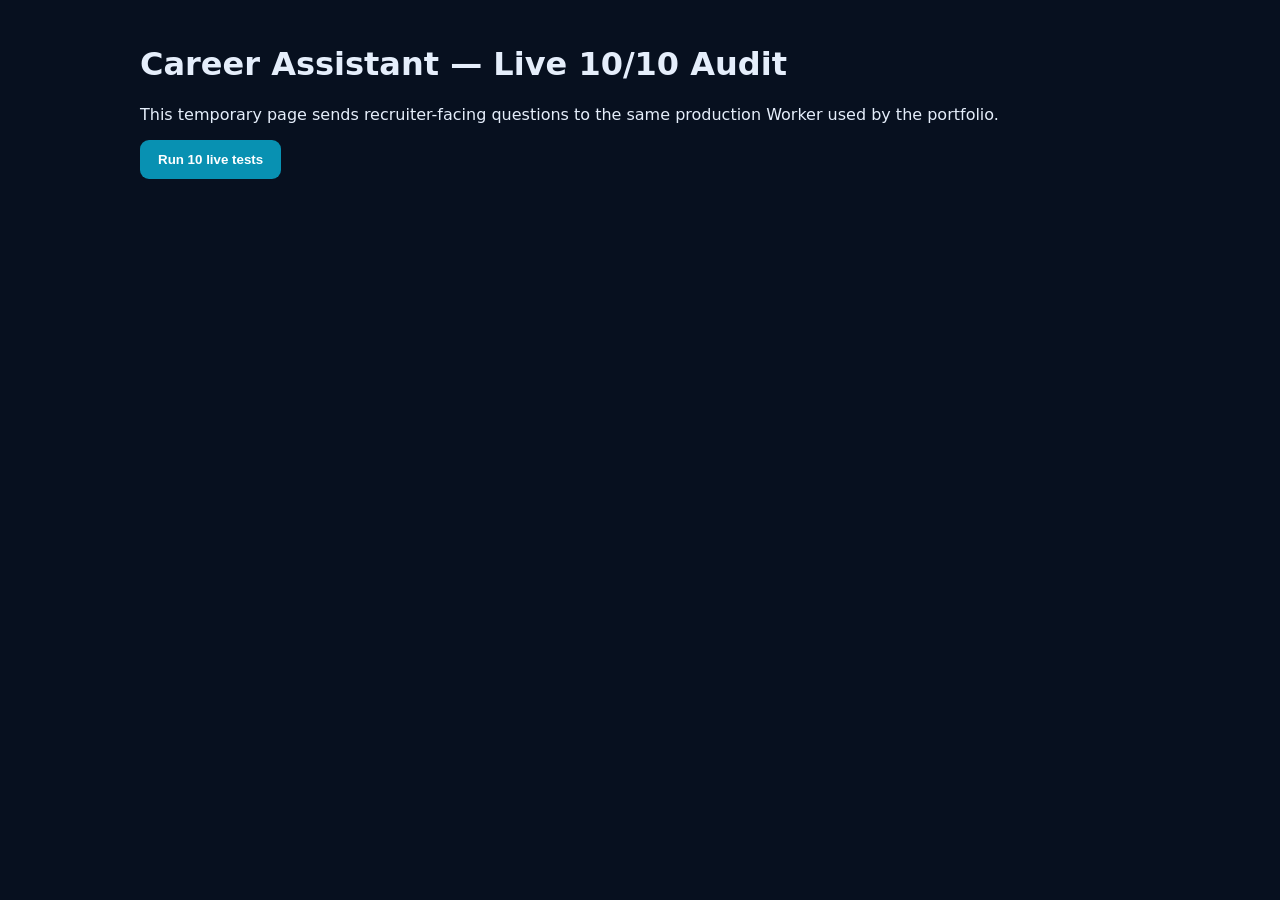
<file: live-e2e.html>
<!doctype html>
<html lang="en">
<head>
<meta charset="utf-8">
<meta name="viewport" content="width=device-width,initial-scale=1">
<title>Career Assistant Live E2E Audit</title>
<style>
body{font-family:system-ui,sans-serif;background:#07101f;color:#e5eefb;margin:0;padding:24px}main{max-width:1000px;margin:auto}.card{background:#111d31;border:1px solid #29405f;border-radius:12px;padding:16px;margin:10px 0}.pass{border-left:5px solid #22c55e}.fail{border-left:5px solid #ef4444}.pending{border-left:5px solid #38bdf8}code{color:#67e8f9}button{background:#0891b2;color:white;border:0;border-radius:9px;padding:12px 18px;font-weight:700;cursor:pointer}pre{white-space:pre-wrap;word-break:break-word;font-size:12px}.summary{font-size:22px;font-weight:800;margin:18px 0}.attempts{color:#94a3b8;font-size:11px;margin-top:8px}
</style>
</head>
<body><main>
<!-- recruiter audit v2026.16 -->
<h1>Career Assistant — Live 10/10 Audit</h1>
<p>This temporary page sends recruiter-facing questions to the same production Worker used by the portfolio.</p>
<button id="run">Run 10 live tests</button>
<div id="summary" class="summary"></div><div id="results"></div>
<script>
const ENDPOINT='https://adilio-career-assistant.adiliobb.workers.dev';
const tests=[
['fit','Why should I interview Adilio for an AI Engineer role?'],
['mlops','Which projects best demonstrate production-oriented Machine Learning and MLOps?'],
['rag','What evidence shows Adilio\'s experience with RAG and AI agents?'],
['results','What measurable results has Adilio delivered in financial services?'],
['k8s','Which project demonstrates Kubernetes in production?'],
['limits','What are the main limitations of the project you consider strongest for an AI Engineer position?'],
['llama','Does rag_agent_datasus use LlamaIndex?'],
['kafka','Does Sentinel-PIX use Apache Kafka?'],
['boundary','Is Ontology RAG Guardrail a production security boundary?'],
['pt','O Sentinel-PIX usa Apache Kafka?']
];
const forbidden=['thinking process','analyze user input','identify core question','system prompt','developer message','canonical repository evidence blocks',"let's draft",'i need to','i should','non-negotiable rule','final-answer contract','evidence rules'];
function esc(s){return String(s).replace(/[&<>]/g,c=>({'&':'&amp;','<':'&lt;','>':'&gt;'}[c]));}
function norm(s){return String(s||'').toLowerCase().normalize('NFD').replace(/[\u0300-\u036f]/g,'');}
function clauses(s){return norm(s).split(/\n+|(?<=[.!?])\s+/).map(x=>x.trim()).filter(Boolean);}
function directDeployUpgrade(reply,employer,capability){
 return clauses(reply).some(c=>{
   if(!employer.test(c))return false;
   if(/\b(?:not|never|without|no evidence (?:of|for))\b.{0,24}\bdeploy(?:ed|ing|ment)?\b/i.test(c))return false;
   const f=new RegExp(`\\bdeploy(?:ed|ing|ment)?\\b.{0,48}\\b(?:${capability})\\b`,'i');
   const r=new RegExp(`\\b(?:${capability})\\b.{0,48}\\bdeploy(?:ed|ing|ment)?\\b`,'i');
   return f.test(c)||r.test(c);
 });
}
function globalRagDeployUpgrade(reply){
 return clauses(reply).some(c=>{
   if(/\b(?:not|never|without|no evidence (?:of|for))\b.{0,30}\bdeploy(?:ed|ing|ment)?\b/i.test(c))return false;
   return /\bdeploy(?:ed|ing|ment)?\b.{0,48}\b(?:rag|ai[- ]?agent|agentic)\b|\b(?:rag|ai[- ]?agent|agentic)\b.{0,48}\bdeploy(?:ed|ing|ment)?\b/i.test(c);
 });
}
function validate(name,d){
 const issues=[],reply=String(d.reply||''),n=reply.toLowerCase(),nn=norm(reply),words=reply.trim().split(/\s+/).filter(Boolean).length;
 if(d.status!=='success')issues.push('status='+d.status);
 if(d.generation_mode!=='llm-rag')issues.push('generation_mode='+d.generation_mode);
 if(!d.gateway_used)issues.push('gateway_used missing');
 if(words<12)issues.push('answer too short');
 forbidden.forEach(x=>{if(n.includes(x))issues.push('reasoning leak: '+x)});
 if(/(^|\n)\s*#{0,3}\s*(sources?|fontes?)\s*:?/i.test(reply))issues.push('model-generated Sources section');
 if(name==='fit'){
   if(!['15+ years','financial services','brb','banpar'].some(x=>n.includes(x)))issues.push('professional lead missing');
   if(directDeployUpgrade(reply,/\b(?:brb|banco de brasilia)\b/i,'llm|rag|ai-agent|ai agent'))issues.push('BRB LLM/RAG verb overclaim: deployed instead of implemented');
 }
 if(name==='rag'){
   if(/production[- ](?:ready|grade)\s+rag/i.test(reply))issues.push('portfolio RAG readiness overclaim');
   if(directDeployUpgrade(reply,/\bbanpara\b/i,'rag'))issues.push('Banpara RAG verb overclaim: deployed instead of developed');
   if(globalRagDeployUpgrade(reply))issues.push('RAG/AI-agent deployment summary overclaim');
 }
 if(name==='results'){
   const brbPixDeploy=clauses(reply).some(c=>/\b(?:brb|banco de brasilia)\b/i.test(c)&&(/\bdeploy(?:ed|ment)?\b.{0,42}\b(?:pix|fraud(?:-prevention| prevention)? model)\b|\b(?:pix|fraud(?:-prevention| prevention)? model)\b.{0,42}\bdeploy(?:ed|ment)?\b/i.test(c)));
   if(brbPixDeploy)issues.push('BRB PIX deployment overclaim');
 }
 if(name==='k8s'){
   if(!n.includes('kubernetes'))issues.push('Kubernetes not explicitly addressed');
   if(!['did not find','no evidence','insufficient evidence','not find sufficient'].some(x=>n.includes(x)))issues.push('Kubernetes abstention missing');
 }
 if(name==='limits'){
   if(nn.includes('sentinel')&&(nn.includes('local-first')||nn.includes('local first')))issues.push('Sentinel-PIX incorrectly described as local-first');
 }
 if(name==='llama'&&!n.includes('llamaindex'))issues.push('LlamaIndex not addressed');
 if(name==='kafka'&&!n.includes('kafka'))issues.push('Kafka not addressed');
 if(name==='boundary'&&!(/^\s*[-*•]?\s*no\b/i.test(reply)||/not\s+(?:presented|described)?\s*(?:as\s+)?a\s+production\s+security\s+boundary/i.test(reply)))issues.push('experimental boundary unclear');
 if(name==='pt'&&['não','evidência','projeto','usa','kafka'].filter(x=>n.includes(x)).length<2)issues.push('Portuguese response unclear');
 return {issues,words};
}
function attemptsText(d){
 const xs=Array.isArray(d.gateway_attempts)?d.gateway_attempts:[];
 return xs.length?xs.map(a=>`${a.stage}:${a.gateway}:${a.ok?'ok':(a.error||a.status||'fail')}`).join(' → '):'no attempt diagnostics';
}
async function run(){
 const btn=document.getElementById('run'),out=document.getElementById('results'),sum=document.getElementById('summary');btn.disabled=true;out.innerHTML='';sum.textContent='Running…';let passed=0;
 for(let i=0;i<tests.length;i++){
  const [name,q]=tests[i],box=document.createElement('div');box.className='card pending';box.innerHTML='<b>Test '+(i+1)+'/10 — '+esc(name)+'</b><br>'+esc(q)+'<p>Running…</p>';out.appendChild(box);
  const started=performance.now();
  try{
   const c=new AbortController(),timer=setTimeout(()=>c.abort(),80000);
   const r=await fetch(ENDPOINT,{method:'POST',headers:{'Content-Type':'application/json'},body:JSON.stringify({message:q,history:[]}),signal:c.signal});clearTimeout(timer);
   const d=await r.json(),v=validate(name,d),sec=((performance.now()-started)/1000).toFixed(1);if(!r.ok)v.issues.push('HTTP '+r.status);
   if(v.issues.length===0){passed++;box.className='card pass'}else box.className='card fail';
   box.innerHTML='<b>Test '+(i+1)+'/10 — '+esc(name)+' — '+(v.issues.length?'FAIL':'PASS')+'</b><br><code>'+esc(d.gateway_used||'none')+' / '+esc(d.model_used||'none')+' · '+sec+'s · '+v.words+' words</code><div class="attempts">'+esc(attemptsText(d))+'</div><pre>'+esc(d.reply||JSON.stringify(d))+'</pre>'+(v.issues.length?'<b>Issues:</b> '+esc(v.issues.join(' | ')):'' );
  }catch(e){box.className='card fail';box.innerHTML='<b>Test '+(i+1)+'/10 — '+esc(name)+' — FAIL</b><pre>'+esc(e.message)+'</pre>';}
 }
 sum.textContent=passed+'/10 passed'+(passed===10?' — RECRUITER-READY':' — needs review');btn.disabled=false;
}
document.getElementById('run').addEventListener('click',run);
</script>
</main></body></html>
</file>
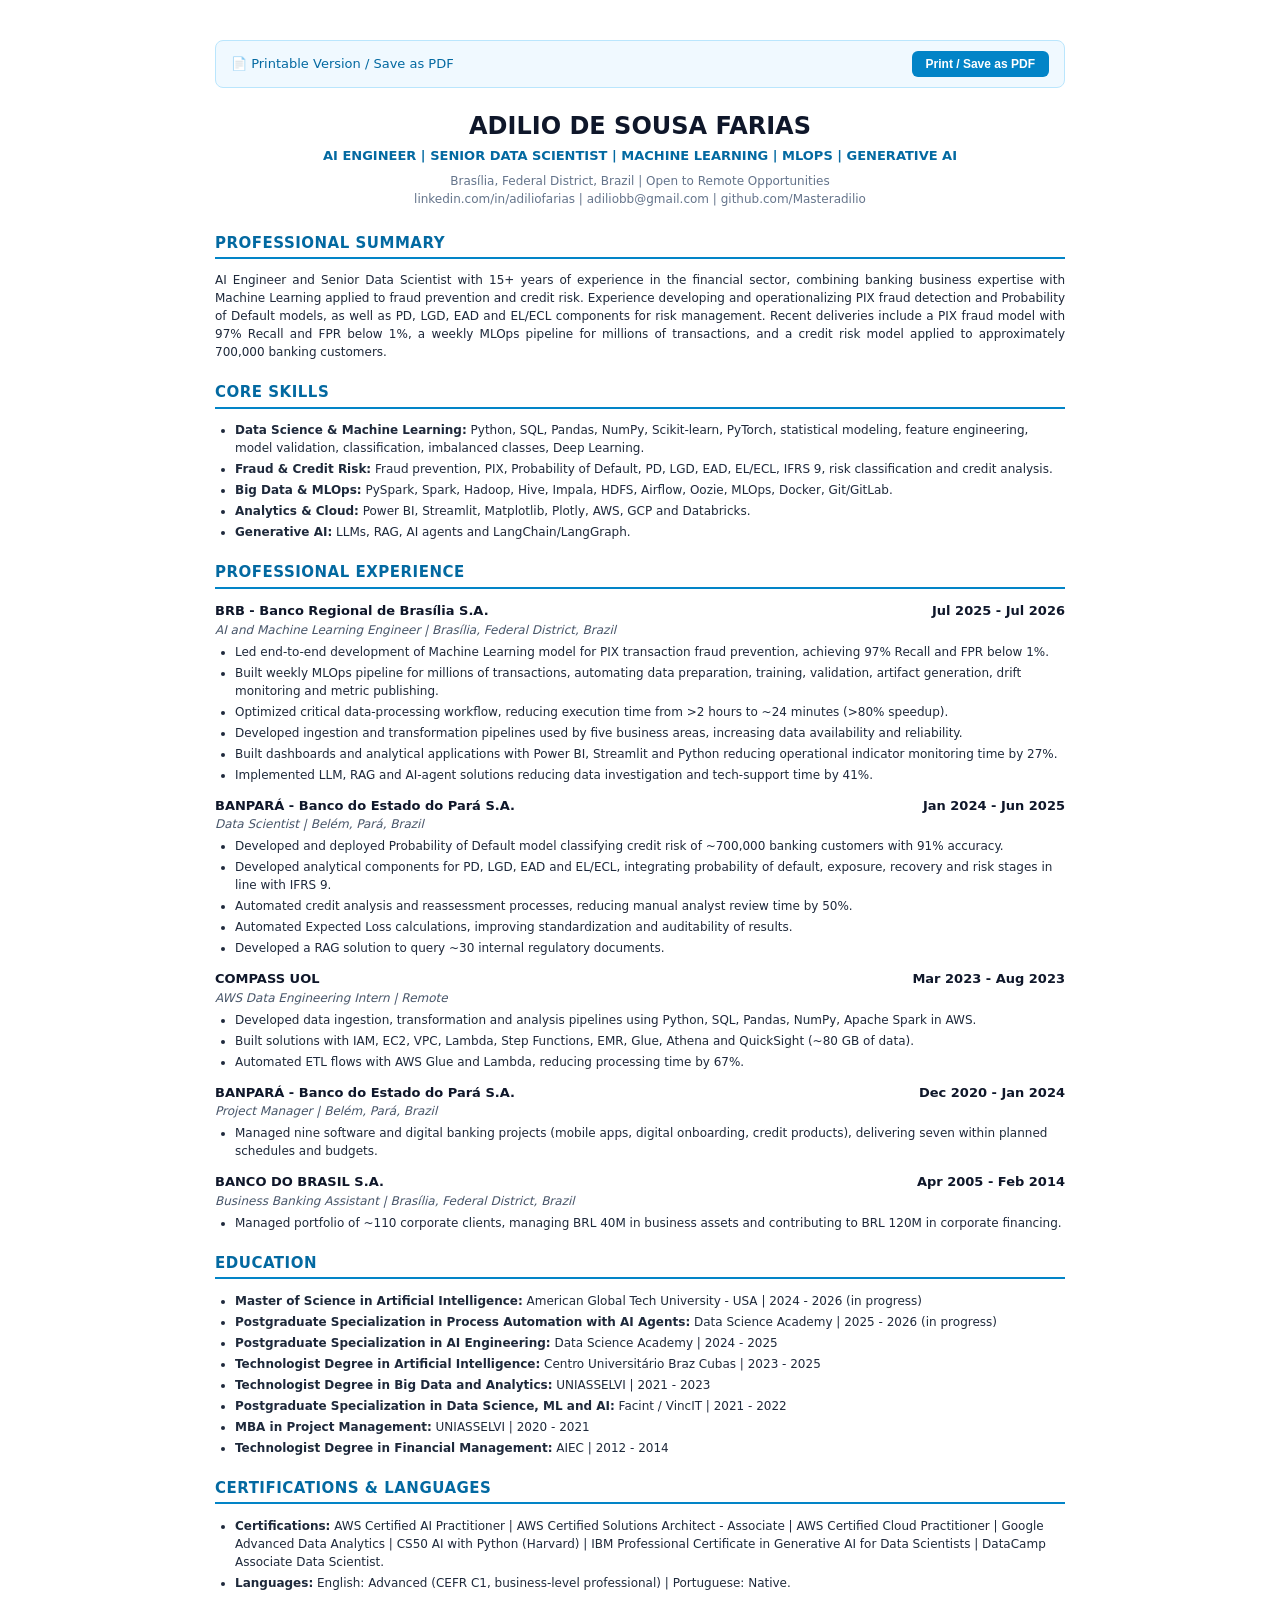
<file: assets/cv_adilio_farias_en.html>
<!DOCTYPE html>
<html lang="en">
<head>
  <meta charset="UTF-8">
  <title>Resume - Adilio de Sousa Farias - AI Engineer & Senior Data Scientist</title>
  <style>
    body { font-family: system-ui, -apple-system, sans-serif; max-width: 850px; margin: 40px auto; color: #1e293b; line-height: 1.5; padding: 0 20px; }
    h1 { font-size: 24px; color: #0f172a; margin-bottom: 2px; text-align: center; }
    .subtitle { font-size: 13px; font-weight: bold; color: #0369a1; text-align: center; margin-bottom: 6px; }
    .contact { font-size: 12px; color: #64748b; text-align: center; margin-bottom: 24px; }
    h2 { font-size: 15px; border-bottom: 2px solid #0284c7; padding-bottom: 3px; color: #0369a1; margin-top: 20px; text-transform: uppercase; letter-spacing: 0.5px; }
    .item-header { display: flex; justify-content: space-between; font-weight: bold; font-size: 13px; color: #0f172a; margin-top: 10px; }
    .item-sub { font-size: 12px; font-style: italic; color: #475569; margin-bottom: 4px; }
    ul { margin: 4px 0 12px 20px; padding: 0; font-size: 12px; }
    li { margin-bottom: 3px; }
    @media print { body { margin: 10mm; } .no-print { display: none; } }
  </style>
</head>
<body>
  <div class="no-print" style="background: #f0f9ff; border: 1px solid #bae6fd; padding: 10px 15px; border-radius: 8px; margin-bottom: 20px; display: flex; justify-content: space-between; align-items: center;">
    <span style="font-size: 13px; color: #0369a1;">📄 Printable Version / Save as PDF</span>
    <button onclick="window.print()" style="background: #0284c7; color: white; border: none; padding: 6px 14px; border-radius: 6px; cursor: pointer; font-size: 12px; font-weight: bold;">Print / Save as PDF</button>
  </div>

  <h1>ADILIO DE SOUSA FARIAS</h1>
  <div class="subtitle">AI ENGINEER | SENIOR DATA SCIENTIST | MACHINE LEARNING | MLOPS | GENERATIVE AI</div>
  <div class="contact">Brasília, Federal District, Brazil | Open to Remote Opportunities<br/>linkedin.com/in/adiliofarias | adiliobb@gmail.com | github.com/Masteradilio</div>

  <h2>Professional Summary</h2>
  <p style="font-size: 12px; text-align: justify;">
    AI Engineer and Senior Data Scientist with 15+ years of experience in the financial sector, combining banking business expertise with Machine Learning applied to fraud prevention and credit risk. Experience developing and operationalizing PIX fraud detection and Probability of Default models, as well as PD, LGD, EAD and EL/ECL components for risk management. Recent deliveries include a PIX fraud model with 97% Recall and FPR below 1%, a weekly MLOps pipeline for millions of transactions, and a credit risk model applied to approximately 700,000 banking customers.
  </p>

  <h2>Core Skills</h2>
  <ul>
    <li><strong>Data Science & Machine Learning:</strong> Python, SQL, Pandas, NumPy, Scikit-learn, PyTorch, statistical modeling, feature engineering, model validation, classification, imbalanced classes, Deep Learning.</li>
    <li><strong>Fraud & Credit Risk:</strong> Fraud prevention, PIX, Probability of Default, PD, LGD, EAD, EL/ECL, IFRS 9, risk classification and credit analysis.</li>
    <li><strong>Big Data & MLOps:</strong> PySpark, Spark, Hadoop, Hive, Impala, HDFS, Airflow, Oozie, MLOps, Docker, Git/GitLab.</li>
    <li><strong>Analytics & Cloud:</strong> Power BI, Streamlit, Matplotlib, Plotly, AWS, GCP and Databricks.</li>
    <li><strong>Generative AI:</strong> LLMs, RAG, AI agents and LangChain/LangGraph.</li>
  </ul>

  <h2>Professional Experience</h2>
  
  <div class="item-header"><span>BRB - Banco Regional de Brasília S.A.</span><span>Jul 2025 - Jul 2026</span></div>
  <div class="item-sub">AI and Machine Learning Engineer | Brasília, Federal District, Brazil</div>
  <ul>
    <li>Led end-to-end development of Machine Learning model for PIX transaction fraud prevention, achieving 97% Recall and FPR below 1%.</li>
    <li>Built weekly MLOps pipeline for millions of transactions, automating data preparation, training, validation, artifact generation, drift monitoring and metric publishing.</li>
    <li>Optimized critical data-processing workflow, reducing execution time from >2 hours to ~24 minutes (>80% speedup).</li>
    <li>Developed ingestion and transformation pipelines used by five business areas, increasing data availability and reliability.</li>
    <li>Built dashboards and analytical applications with Power BI, Streamlit and Python reducing operational indicator monitoring time by 27%.</li>
    <li>Implemented LLM, RAG and AI-agent solutions reducing data investigation and tech-support time by 41%.</li>
  </ul>

  <div class="item-header"><span>BANPARÁ - Banco do Estado do Pará S.A.</span><span>Jan 2024 - Jun 2025</span></div>
  <div class="item-sub">Data Scientist | Belém, Pará, Brazil</div>
  <ul>
    <li>Developed and deployed Probability of Default model classifying credit risk of ~700,000 banking customers with 91% accuracy.</li>
    <li>Developed analytical components for PD, LGD, EAD and EL/ECL, integrating probability of default, exposure, recovery and risk stages in line with IFRS 9.</li>
    <li>Automated credit analysis and reassessment processes, reducing manual analyst review time by 50%.</li>
    <li>Automated Expected Loss calculations, improving standardization and auditability of results.</li>
    <li>Developed a RAG solution to query ~30 internal regulatory documents.</li>
  </ul>

  <div class="item-header"><span>COMPASS UOL</span><span>Mar 2023 - Aug 2023</span></div>
  <div class="item-sub">AWS Data Engineering Intern | Remote</div>
  <ul>
    <li>Developed data ingestion, transformation and analysis pipelines using Python, SQL, Pandas, NumPy, Apache Spark in AWS.</li>
    <li>Built solutions with IAM, EC2, VPC, Lambda, Step Functions, EMR, Glue, Athena and QuickSight (~80 GB of data).</li>
    <li>Automated ETL flows with AWS Glue and Lambda, reducing processing time by 67%.</li>
  </ul>

  <div class="item-header"><span>BANPARÁ - Banco do Estado do Pará S.A.</span><span>Dec 2020 - Jan 2024</span></div>
  <div class="item-sub">Project Manager | Belém, Pará, Brazil</div>
  <ul>
    <li>Managed nine software and digital banking projects (mobile apps, digital onboarding, credit products), delivering seven within planned schedules and budgets.</li>
  </ul>

  <div class="item-header"><span>BANCO DO BRASIL S.A.</span><span>Apr 2005 - Feb 2014</span></div>
  <div class="item-sub">Business Banking Assistant | Brasília, Federal District, Brazil</div>
  <ul>
    <li>Managed portfolio of ~110 corporate clients, managing BRL 40M in business assets and contributing to BRL 120M in corporate financing.</li>
  </ul>

  <h2>Education</h2>
  <ul>
    <li><strong>Master of Science in Artificial Intelligence:</strong> American Global Tech University - USA | 2024 - 2026 (in progress)</li>
    <li><strong>Postgraduate Specialization in Process Automation with AI Agents:</strong> Data Science Academy | 2025 - 2026 (in progress)</li>
    <li><strong>Postgraduate Specialization in AI Engineering:</strong> Data Science Academy | 2024 - 2025</li>
    <li><strong>Technologist Degree in Artificial Intelligence:</strong> Centro Universitário Braz Cubas | 2023 - 2025</li>
    <li><strong>Technologist Degree in Big Data and Analytics:</strong> UNIASSELVI | 2021 - 2023</li>
    <li><strong>Postgraduate Specialization in Data Science, ML and AI:</strong> Facint / VincIT | 2021 - 2022</li>
    <li><strong>MBA in Project Management:</strong> UNIASSELVI | 2020 - 2021</li>
    <li><strong>Technologist Degree in Financial Management:</strong> AIEC | 2012 - 2014</li>
  </ul>

  <h2>Certifications & Languages</h2>
  <ul>
    <li><strong>Certifications:</strong> AWS Certified AI Practitioner | AWS Certified Solutions Architect - Associate | AWS Certified Cloud Practitioner | Google Advanced Data Analytics | CS50 AI with Python (Harvard) | IBM Professional Certificate in Generative AI for Data Scientists | DataCamp Associate Data Scientist.</li>
    <li><strong>Languages:</strong> English: Advanced (CEFR C1, business-level professional) | Portuguese: Native.</li>
  </ul>
</body>
</html>
</file>
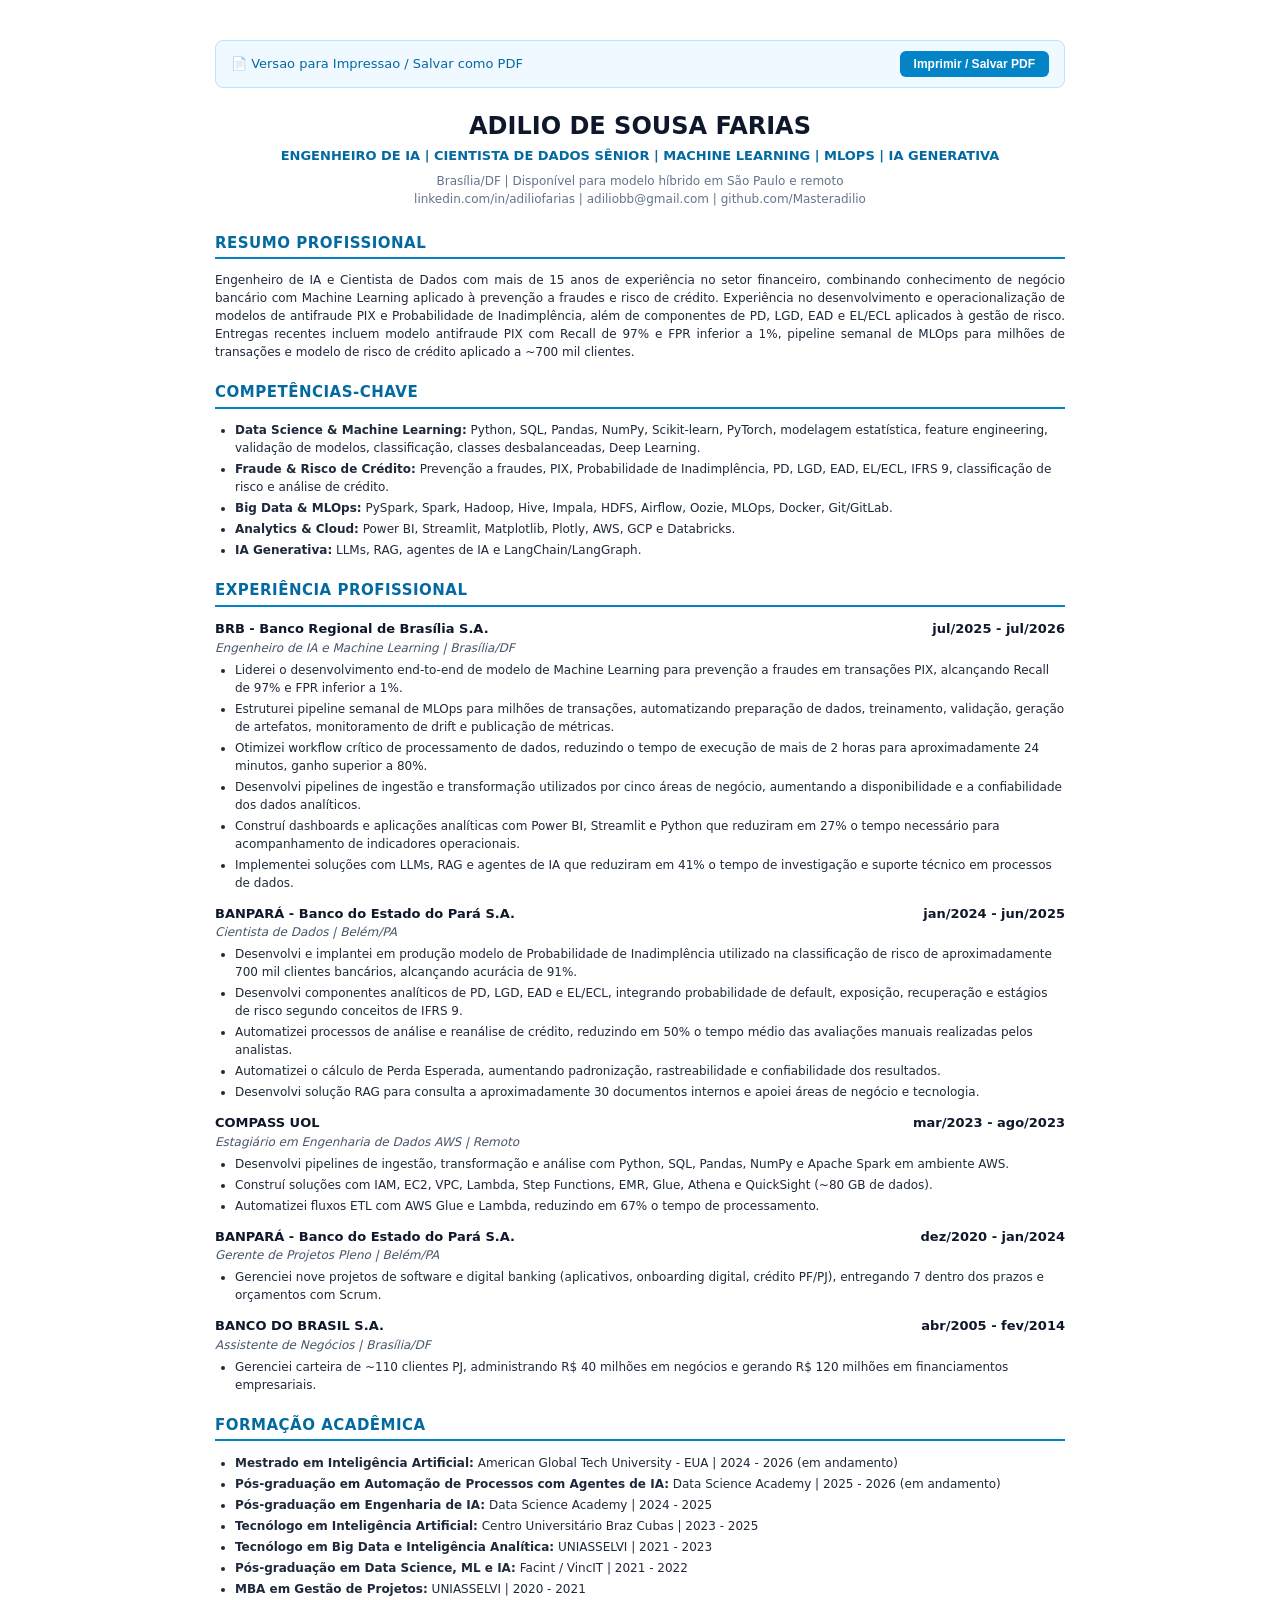
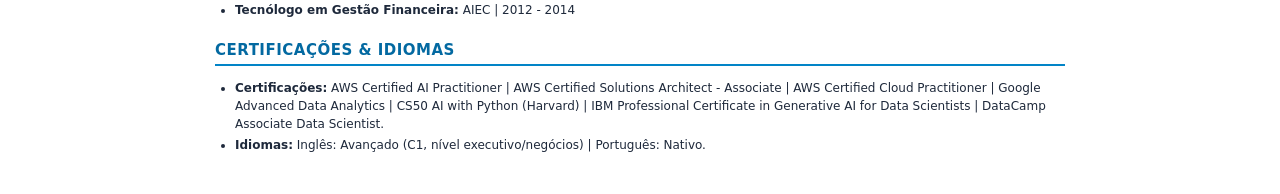
<file: assets/cv_adilio_farias_pt.html>
<!DOCTYPE html>
<html lang="pt-BR">
<head>
  <meta charset="UTF-8">
  <title>Curriculo - Adilio de Sousa Farias - Engenheiro de IA e Cientista de Dados Senior</title>
  <style>
    body { font-family: system-ui, -apple-system, sans-serif; max-width: 850px; margin: 40px auto; color: #1e293b; line-height: 1.5; padding: 0 20px; }
    h1 { font-size: 24px; color: #0f172a; margin-bottom: 2px; text-align: center; }
    .subtitle { font-size: 13px; font-weight: bold; color: #0369a1; text-align: center; margin-bottom: 6px; }
    .contact { font-size: 12px; color: #64748b; text-align: center; margin-bottom: 24px; }
    h2 { font-size: 15px; border-bottom: 2px solid #0284c7; padding-bottom: 3px; color: #0369a1; margin-top: 20px; text-transform: uppercase; letter-spacing: 0.5px; }
    .item-header { display: flex; justify-content: space-between; font-weight: bold; font-size: 13px; color: #0f172a; margin-top: 10px; }
    .item-sub { font-size: 12px; font-style: italic; color: #475569; margin-bottom: 4px; }
    ul { margin: 4px 0 12px 20px; padding: 0; font-size: 12px; }
    li { margin-bottom: 3px; }
    @media print { body { margin: 10mm; } .no-print { display: none; } }
  </style>
</head>
<body>
  <div class="no-print" style="background: #f0f9ff; border: 1px solid #bae6fd; padding: 10px 15px; border-radius: 8px; margin-bottom: 20px; display: flex; justify-content: space-between; align-items: center;">
    <span style="font-size: 13px; color: #0369a1;">📄 Versao para Impressao / Salvar como PDF</span>
    <button onclick="window.print()" style="background: #0284c7; color: white; border: none; padding: 6px 14px; border-radius: 6px; cursor: pointer; font-size: 12px; font-weight: bold;">Imprimir / Salvar PDF</button>
  </div>

  <h1>ADILIO DE SOUSA FARIAS</h1>
  <div class="subtitle">ENGENHEIRO DE IA | CIENTISTA DE DADOS SÊNIOR | MACHINE LEARNING | MLOPS | IA GENERATIVA</div>
  <div class="contact">Brasília/DF | Disponível para modelo híbrido em São Paulo e remoto<br/>linkedin.com/in/adiliofarias | adiliobb@gmail.com | github.com/Masteradilio</div>

  <h2>Resumo Profissional</h2>
  <p style="font-size: 12px; text-align: justify;">
    Engenheiro de IA e Cientista de Dados com mais de 15 anos de experiência no setor financeiro, combinando conhecimento de negócio bancário com Machine Learning aplicado à prevenção a fraudes e risco de crédito. Experiência no desenvolvimento e operacionalização de modelos de antifraude PIX e Probabilidade de Inadimplência, além de componentes de PD, LGD, EAD e EL/ECL aplicados à gestão de risco. Entregas recentes incluem modelo antifraude PIX com Recall de 97% e FPR inferior a 1%, pipeline semanal de MLOps para milhões de transações e modelo de risco de crédito aplicado a ~700 mil clientes.
  </p>

  <h2>Competências-Chave</h2>
  <ul>
    <li><strong>Data Science & Machine Learning:</strong> Python, SQL, Pandas, NumPy, Scikit-learn, PyTorch, modelagem estatística, feature engineering, validação de modelos, classificação, classes desbalanceadas, Deep Learning.</li>
    <li><strong>Fraude & Risco de Crédito:</strong> Prevenção a fraudes, PIX, Probabilidade de Inadimplência, PD, LGD, EAD, EL/ECL, IFRS 9, classificação de risco e análise de crédito.</li>
    <li><strong>Big Data & MLOps:</strong> PySpark, Spark, Hadoop, Hive, Impala, HDFS, Airflow, Oozie, MLOps, Docker, Git/GitLab.</li>
    <li><strong>Analytics & Cloud:</strong> Power BI, Streamlit, Matplotlib, Plotly, AWS, GCP e Databricks.</li>
    <li><strong>IA Generativa:</strong> LLMs, RAG, agentes de IA e LangChain/LangGraph.</li>
  </ul>

  <h2>Experiência Profissional</h2>
  
  <div class="item-header"><span>BRB - Banco Regional de Brasília S.A.</span><span>jul/2025 - jul/2026</span></div>
  <div class="item-sub">Engenheiro de IA e Machine Learning | Brasília/DF</div>
  <ul>
    <li>Liderei o desenvolvimento end-to-end de modelo de Machine Learning para prevenção a fraudes em transações PIX, alcançando Recall de 97% e FPR inferior a 1%.</li>
    <li>Estruturei pipeline semanal de MLOps para milhões de transações, automatizando preparação de dados, treinamento, validação, geração de artefatos, monitoramento de drift e publicação de métricas.</li>
    <li>Otimizei workflow crítico de processamento de dados, reduzindo o tempo de execução de mais de 2 horas para aproximadamente 24 minutos, ganho superior a 80%.</li>
    <li>Desenvolvi pipelines de ingestão e transformação utilizados por cinco áreas de negócio, aumentando a disponibilidade e a confiabilidade dos dados analíticos.</li>
    <li>Construí dashboards e aplicações analíticas com Power BI, Streamlit e Python que reduziram em 27% o tempo necessário para acompanhamento de indicadores operacionais.</li>
    <li>Implementei soluções com LLMs, RAG e agentes de IA que reduziram em 41% o tempo de investigação e suporte técnico em processos de dados.</li>
  </ul>

  <div class="item-header"><span>BANPARÁ - Banco do Estado do Pará S.A.</span><span>jan/2024 - jun/2025</span></div>
  <div class="item-sub">Cientista de Dados | Belém/PA</div>
  <ul>
    <li>Desenvolvi e implantei em produção modelo de Probabilidade de Inadimplência utilizado na classificação de risco de aproximadamente 700 mil clientes bancários, alcançando acurácia de 91%.</li>
    <li>Desenvolvi componentes analíticos de PD, LGD, EAD e EL/ECL, integrando probabilidade de default, exposição, recuperação e estágios de risco segundo conceitos de IFRS 9.</li>
    <li>Automatizei processos de análise e reanálise de crédito, reduzindo em 50% o tempo médio das avaliações manuais realizadas pelos analistas.</li>
    <li>Automatizei o cálculo de Perda Esperada, aumentando padronização, rastreabilidade e confiabilidade dos resultados.</li>
    <li>Desenvolvi solução RAG para consulta a aproximadamente 30 documentos internos e apoiei áreas de negócio e tecnologia.</li>
  </ul>

  <div class="item-header"><span>COMPASS UOL</span><span>mar/2023 - ago/2023</span></div>
  <div class="item-sub">Estagiário em Engenharia de Dados AWS | Remoto</div>
  <ul>
    <li>Desenvolvi pipelines de ingestão, transformação e análise com Python, SQL, Pandas, NumPy e Apache Spark em ambiente AWS.</li>
    <li>Construí soluções com IAM, EC2, VPC, Lambda, Step Functions, EMR, Glue, Athena e QuickSight (~80 GB de dados).</li>
    <li>Automatizei fluxos ETL com AWS Glue e Lambda, reduzindo em 67% o tempo de processamento.</li>
  </ul>

  <div class="item-header"><span>BANPARÁ - Banco do Estado do Pará S.A.</span><span>dez/2020 - jan/2024</span></div>
  <div class="item-sub">Gerente de Projetos Pleno | Belém/PA</div>
  <ul>
    <li>Gerenciei nove projetos de software e digital banking (aplicativos, onboarding digital, crédito PF/PJ), entregando 7 dentro dos prazos e orçamentos com Scrum.</li>
  </ul>

  <div class="item-header"><span>BANCO DO BRASIL S.A.</span><span>abr/2005 - fev/2014</span></div>
  <div class="item-sub">Assistente de Negócios | Brasília/DF</div>
  <ul>
    <li>Gerenciei carteira de ~110 clientes PJ, administrando R$ 40 milhões em negócios e gerando R$ 120 milhões em financiamentos empresariais.</li>
  </ul>

  <h2>Formação Acadêmica</h2>
  <ul>
    <li><strong>Mestrado em Inteligência Artificial:</strong> American Global Tech University - EUA | 2024 - 2026 (em andamento)</li>
    <li><strong>Pós-graduação em Automação de Processos com Agentes de IA:</strong> Data Science Academy | 2025 - 2026 (em andamento)</li>
    <li><strong>Pós-graduação em Engenharia de IA:</strong> Data Science Academy | 2024 - 2025</li>
    <li><strong>Tecnólogo em Inteligência Artificial:</strong> Centro Universitário Braz Cubas | 2023 - 2025</li>
    <li><strong>Tecnólogo em Big Data e Inteligência Analítica:</strong> UNIASSELVI | 2021 - 2023</li>
    <li><strong>Pós-graduação em Data Science, ML e IA:</strong> Facint / VincIT | 2021 - 2022</li>
    <li><strong>MBA em Gestão de Projetos:</strong> UNIASSELVI | 2020 - 2021</li>
    <li><strong>Tecnólogo em Gestão Financeira:</strong> AIEC | 2012 - 2014</li>
  </ul>

  <h2>Certificações & Idiomas</h2>
  <ul>
    <li><strong>Certificações:</strong> AWS Certified AI Practitioner | AWS Certified Solutions Architect - Associate | AWS Certified Cloud Practitioner | Google Advanced Data Analytics | CS50 AI with Python (Harvard) | IBM Professional Certificate in Generative AI for Data Scientists | DataCamp Associate Data Scientist.</li>
    <li><strong>Idiomas:</strong> Inglês: Avançado (C1, nível executivo/negócios) | Português: Nativo.</li>
  </ul>
</body>
</html>
</file>
